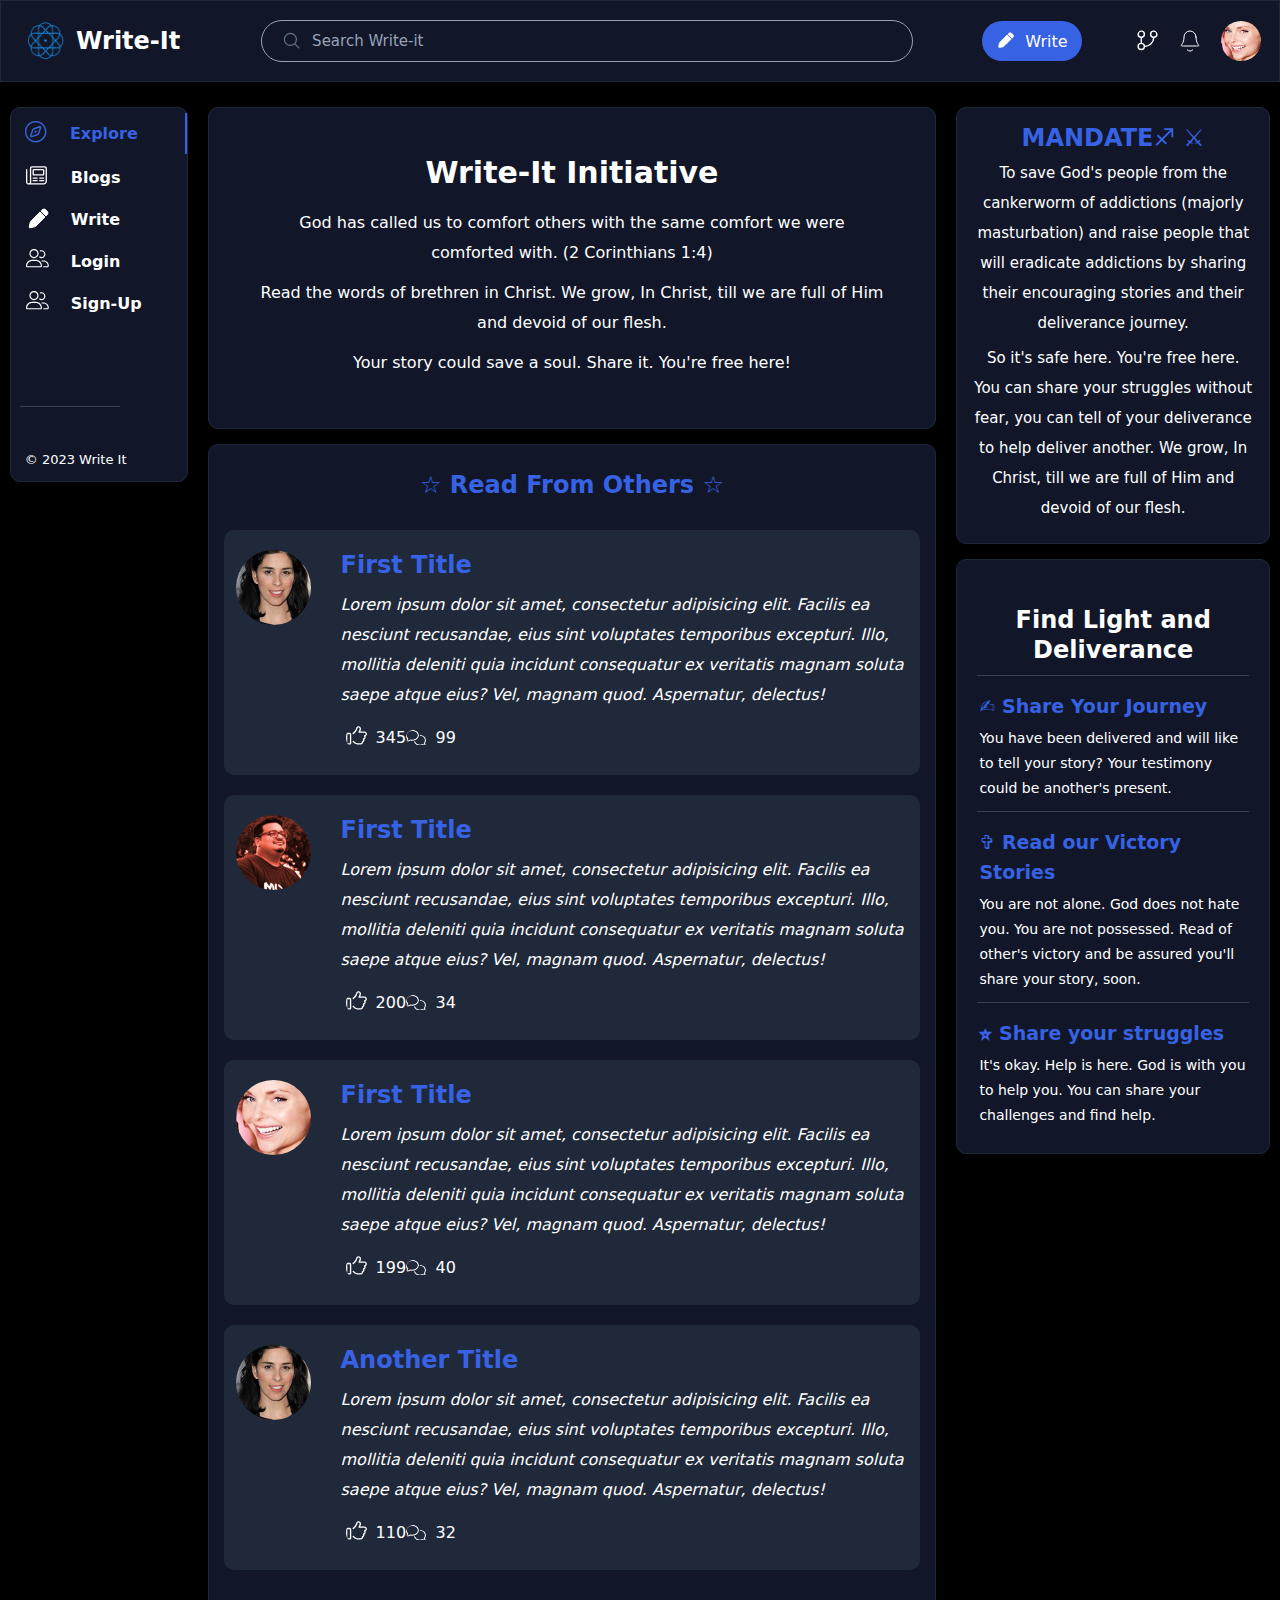
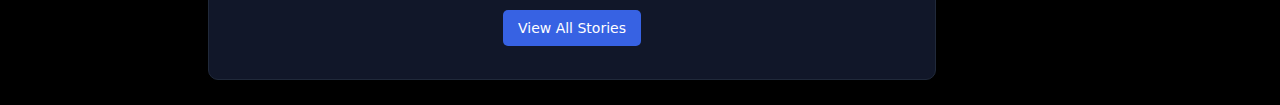
<file: index.html>
<!DOCTYPE html>
<html lang="en">
<head>
    <meta name="viewport" content="width=device-width, initial-scale=1.0">
    <meta http-equiv="X-UA-Compatible" content="IE-edge">
    <meta charset="UTF-8">
    <meta name="desciption" content="">
    <meta name="author" content="Ilerioluwakiiye">
    <title>Write-It Initative</title>
    <link rel="stylesheet" href="style.css" type="text/css">
    <link rel="icon" type="image/x-icon" href="img/write.svg">
    <link rel="stylesheet" href="https://fonts.googleapis.com/css?family=Oxanium">
    <link rel="stylesheet" href="https://unpkg.com/aos@next/dist/aos.css" />
</head>
<body>
    <div class="allcontent">
            <div class="mode">

                <!-- This is the header section that contains all of the navigations  -->
                <!-- <nav class="nav">
                    This navigation, we'll work on it
                </nav> -->
                <header>
                    <div class="ctrlwidth">
                        <div class="logo">
                            <div class="hidden_desktop">
                                <img src="img/hamburger.svg" alt="" style="cursor: pointer;" id="open-nav">
                            </div>
                            <img src="img/fav.png" alt="">
                            <h2>Write-It</h2>
                        </div>
                        <div class="search hidden_mobile">
                            <img src="img/search.svg" alt="Search">
                            <input type="text" placeholder="Search Write-it">
                        </div>
                        <div class="icons">
                            <button class="hidden_mobile">
                                <img src="img/write.svg" alt="">
                                Write
                            </button>
                            <img src="img/updates.svg" alt="">
                            <img src="img/notification.svg" alt=""  class="hidden_mobile">
                            <!-- <img src="img/lightmode.svg" alt=""  class="hidden_mobile"> -->
                            <img src="img/profile3.png" alt="" class="profile_img">
                        </div> 
                    </div>
                    <nav class="hidden_desktop">
                        <a href="./branches/blog.html">
                            <li><img src="img/blog.svg" alt=""></li>
                        </a>
                        <a href="./branches/signup.html">
                            <li><img src="img/search.svg" alt="Search"></li>
                        </a>
                        <a href="./branches/write.html">
                            <li class="write"><img src="img/write.svg" alt=""></li>
                        </a>
                        <a href="">
                            <li onclick="alert('No available updates')"><img src="img/updates.svg" alt=""></li>
                        </a>
                        <a href="./branches/signup.html">
                            <li><img src="img/notification.svg" alt=""></li>
                        </a>
                    </nav>
                </header>
            </div>

        <div class="ctrlwidth">
            <main class="flex">
                <aside class="explore mode">
                    <!-- The list below is for the navigation for desktop. More or less the sidebar  -->
                    <ul>
                        <a href="">
                            <li class="active">
                                <img src="img/explore_a.svg" alt="">
                                <p>Explore</p>
                            </li>
                        </a>
                        <a href="./branches/blog.html">
                            <li>
                                <img src="img/blog.svg" alt="">
                                <p>Blogs</p>
                            </li>
                        </a>
                        <a href="./branches/write.html">
                            <li>
                                <img src="img/write.svg" alt="">
                                <p>Write</p>
                            </li>
                        </a>
                        <!-- <br><br> -->
                        <a href="./branches/login.html">
                            <li>
                                <img src="img/login.svg" alt="">
                                <p>Login</p>
                            </li>
                        </a>
                        <a href="./branches/signup.html">
                            <li>
                                <img src="img/login.svg" alt="">
                                <p>Sign-Up</p>
                            </li>
                        </a>
                    </ul>
                    <footer>
                        <div class="hr"></div>
                        <p>&copy; 2023 Write It</p>
                    </footer>
                </aside> 
                <section>
                    <div class="heading mode">
                        <h1>Write-It Initiative</h1>
                        <p>
                            God has called us to comfort others with the same comfort we were comforted with. (2 Corinthians 1:4)                        
                        </p>
                        <p>Read the words of brethren in Christ. We grow, In Christ, till we are full of Him and devoid of our flesh.</p>
                        <p>Your story could save a soul. Share it. You're free here!</p>
                    </div>
                    <div class="allposts mode">
                        <div>
                            <h2>☆ Read From Others ☆</h2>
                            <!-- I'll add the top five blogs here and a button to view all blogs available. -->
                            <div class="posts">
                                <div class="post">
                                    <img src="img/profile1.png" alt="Photo">
                                    <div>
                                        <h2>First Title</h2>
                                        <p>
                                            Lorem ipsum dolor sit amet, consectetur adipisicing elit. Facilis ea nesciunt recusandae, eius sint voluptates temporibus excepturi. Illo, mollitia deleniti quia incidunt consequatur ex veritatis magnam soluta saepe atque eius? Vel, magnam quod. Aspernatur, delectus!
                                        </p>
                                        <div class="engagements">
                                            <div class="likes">
                                                <img src="img/like.svg" alt=""> <span>345</span>
                                            </div>
                                            <div class="comments">
                                                <img src="img/comment.svg" alt=""> <span>99</span>
                                            </div>
                                        </div>
                                    </div>
                                </div>
                                <div class="post">
                                    <img src="img/profile2.png" alt="Photo">
                                    <div>
                                        <h2>First Title</h2>
                                        <p>
                                            Lorem ipsum dolor sit amet, consectetur adipisicing elit. Facilis ea nesciunt recusandae, eius sint voluptates temporibus excepturi. Illo, mollitia deleniti quia incidunt consequatur ex veritatis magnam soluta saepe atque eius? Vel, magnam quod. Aspernatur, delectus!
                                        </p>
                                        <div class="engagements">
                                            <div class="likes">
                                                <img src="img/like.svg" alt=""> <span>200</span>
                                            </div>
                                            <div class="comments">
                                                <img src="img/comment.svg" alt=""> <span>34</span>
                                            </div>
                                        </div>
                                    </div>
                                </div>
                                <div class="post">
                                    <img src="img/profile3.png" alt="Photo">
                                    <div>
                                        <h2>First Title</h2>
                                        <p>
                                            Lorem ipsum dolor sit amet, consectetur adipisicing elit. Facilis ea nesciunt recusandae, eius sint voluptates temporibus excepturi. Illo, mollitia deleniti quia incidunt consequatur ex veritatis magnam soluta saepe atque eius? Vel, magnam quod. Aspernatur, delectus!
                                        </p>
                                        <div class="engagements">
                                            <div class="likes">
                                                <img src="img/like.svg" alt=""> <span>199</span>
                                            </div>
                                            <div class="comments">
                                                <img src="img/comment.svg" alt=""> <span>40</span>
                                            </div>
                                        </div>
                                    </div>
                                </div>
                                <div class="post">
                                    <img src="img/profile1.png" alt="Photo">
                                    <div>
                                        <h2>Another Title</h2>
                                        <p>
                                            Lorem ipsum dolor sit amet, consectetur adipisicing elit. Facilis ea nesciunt recusandae, eius sint voluptates temporibus excepturi. Illo, mollitia deleniti quia incidunt consequatur ex veritatis magnam soluta saepe atque eius? Vel, magnam quod. Aspernatur, delectus!
                                        </p>
                                        <div class="engagements">
                                            <div class="likes">
                                                <img src="img/like.svg" alt=""> <span>110</span>
                                            </div>
                                            <div class="comments">
                                                <img src="img/comment.svg" alt=""> <span>32</span>
                                            </div>
                                        </div>
                                    </div>
                                </div>
                                <a href="./branches/blog.html"><button>View All Stories</button></a>
                            </div>
                        </div>
                    </div>
                </section>
                <div>

                    <section class="right mode">
                        <h2>MANDATE♐︎ ⚔︎</h2>

                        <p>
                            To save God's people from the cankerworm of addictions (majorly masturbation) and raise people that will eradicate addictions by sharing their encouraging stories and their deliverance journey.
                        </p>
                        <p>
                            So it's safe here. You're free here. You can share your struggles without fear, you can tell of your deliverance to help deliver another. We grow, In Christ, till we are full of Him and devoid of our flesh.
                        </p>
                    </section>
                    <section class="mode right keys">
                        <h2>Find Light and Deliverance</h2>
                        <ul class="keys">
                            <li>
                                <h2>✍︎ Share Your Journey </h2>
                                <p>
                                    You have been delivered and will like to tell your story? Your testimony could be another's present.
                                </p>
                            </li>
                            <li>
                                <h2>✞ Read our Victory Stories</h2>
                                <p>
                                    You are not alone. God does not hate you. You are not possessed. Read of other's victory and be assured you'll share your story, soon.
                                </p>
                            </li>
                            <li>
                                <h2>⭐︎ Share your struggles </h2>
                                <p>
                                    It's okay. Help is here. God is with you to help you. You can share your challenges and find help.
                                </p>
                            </li>
                        </ul>
                    </section>
                </div>
            </main>
        </div>
    </div>
</body>
</html>
</file>
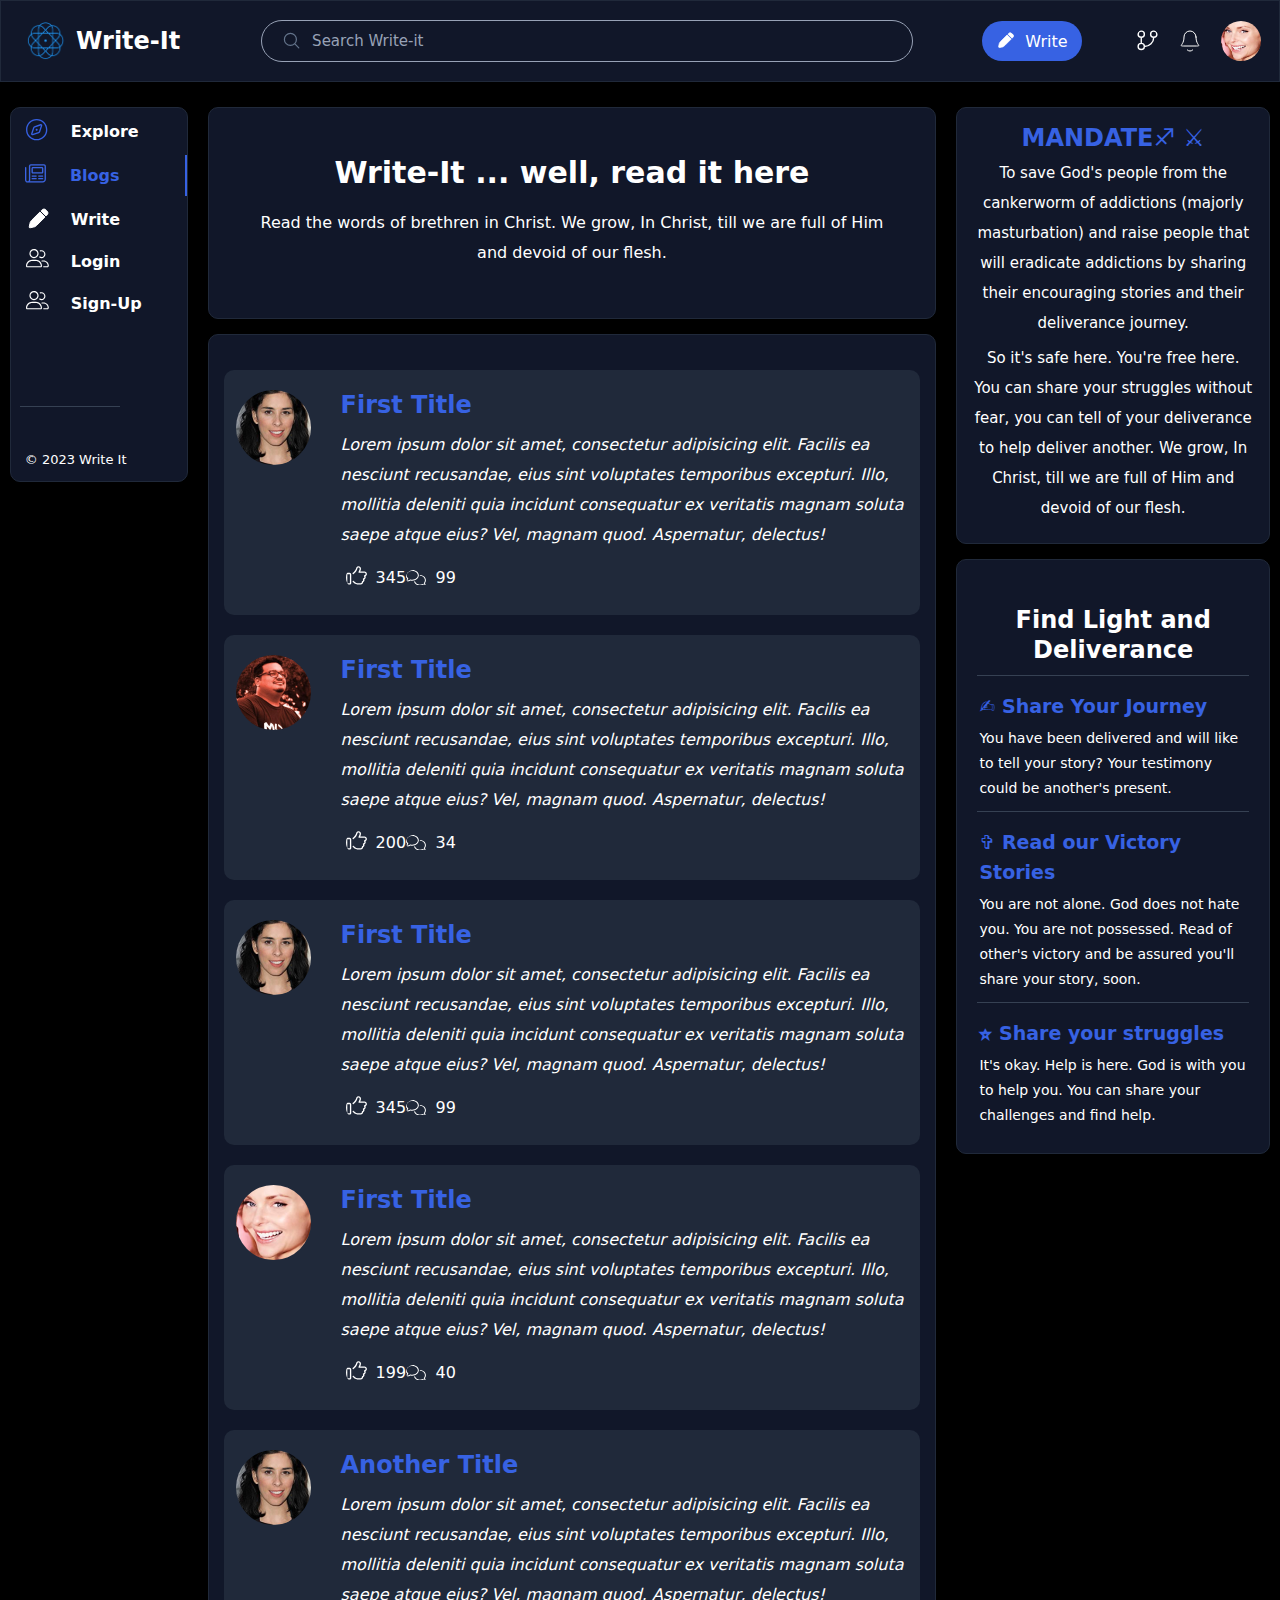
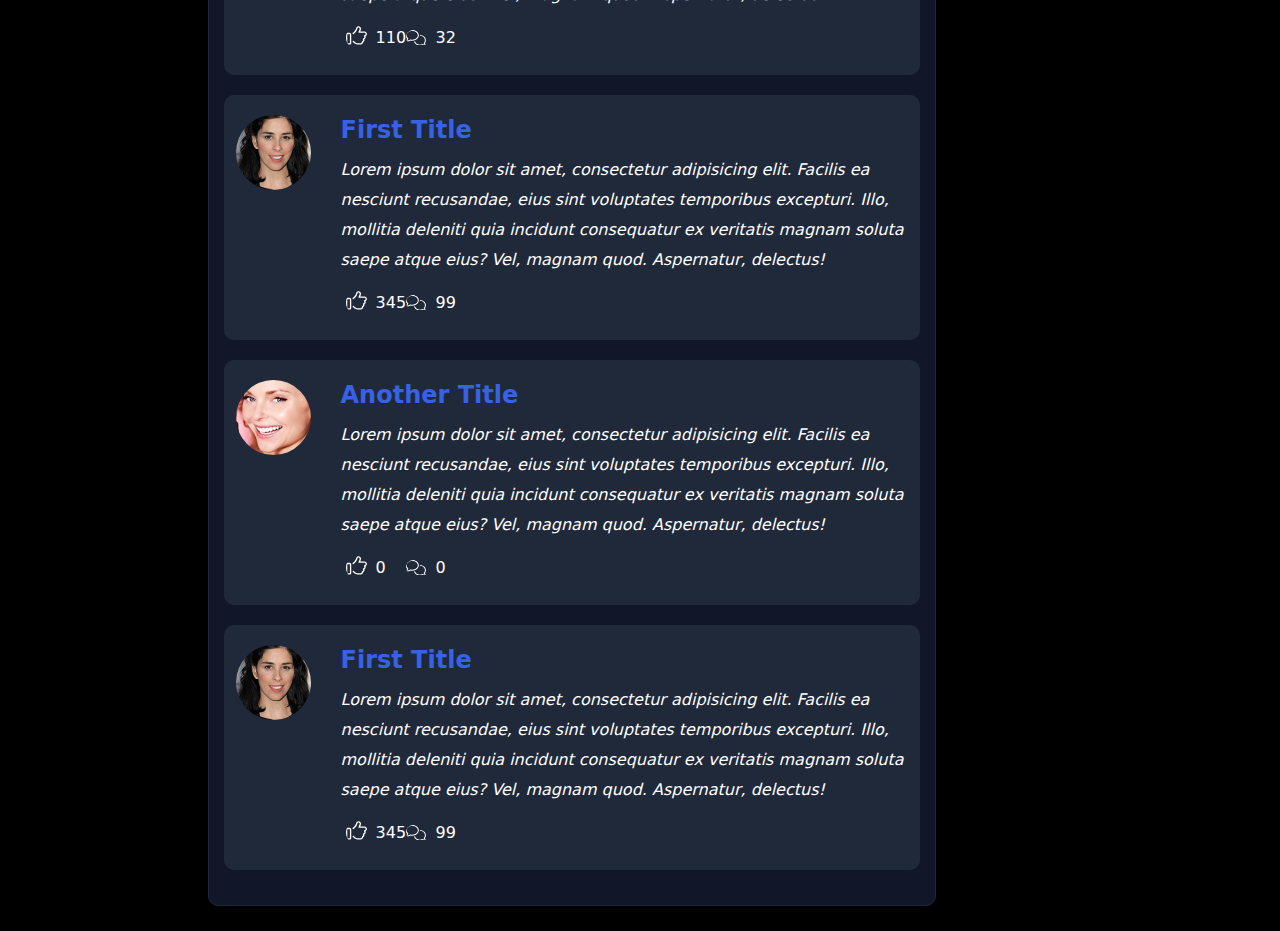
<file: branches/blog.html>
<!DOCTYPE html>
<html lang="en">
<head>
    <meta name="viewport" content="width=device-width, initial-scale=1.0">
    <meta http-equiv="X-UA-Compatible" content="IE-edge">
    <meta charset="UTF-8">
    <meta name="desciption" content="">
    <meta name="author" content="Ilerioluwakiiye">
    <title>Write-It  Blog</title>
    <link rel="stylesheet" href="../style.css" type="text/css">
    <link rel="icon" type="image/x-icon" href="../img/favicon.svg">
    <link rel="stylesheet" href="https://fonts.googleapis.com/css?family=Oxanium">
    <link rel="stylesheet" href="https://unpkg.com/aos@next/dist/aos.css" />
</head>
<body>
    <div class="allcontent">
            <div class="mode">

                <!-- This is the header section that contains all of the navigations  -->
                <header>
                    <div class="ctrlwidth">
                        <div class="logo">
                            <div class="hidden_desktop">
                                <img src="../img/hamburger.svg" alt="">
                            </div>
                            <img src="../img/fav.png" alt="">
                            <h2>Write-It</h2>
                        </div>
                        <div class="search hidden_mobile">
                            <img src="../img/search.svg" alt="Search">
                            <input type="text" placeholder="Search Write-it">
                        </div>
                        <div class="icons">
                            <button class="hidden_mobile">
                                <img src="../img/write.svg" alt="">
                                Write
                            </button>
                            <img src="../img/updates.svg" alt="">
                            <img src="../img/notification.svg" alt=""  class="hidden_mobile">
                            <!-- <img src="../img/lightmode.svg" alt=""  class="hidden_mobile"> -->
                            <img src="../img/profile3.png" alt="" class="profile_img">
                        </div> 
                    </div>
                    <nav class="hidden_desktop">
                        <a href="./branches/blog.html">
                            <li><img src="../img/blog_a.svg" alt=""></li>
                        </a>
                        <a href="./signup.html">
                            <li><img src="../img/search.svg" alt="Search"></li>
                        </a>
                        <a href="./write.html">
                            <li class="write"><img src="../img/write.svg" alt=""></li>
                        </a>
                        <a href="">
                            <li onclick="alert('No available updates')"><img src="../img/updates.svg" alt=""></li>
                        </a>
                        <a href="./login.html">
                            <li><img src="../img/notification.svg" alt=""></li>
                        </a>
                    </nav>
                </header>
            </div>

        <div class="ctrlwidth">
            <main class="flex">
                <aside class="explore mode">
                    <!-- The list below is for the navigation for desktop. More or less the sidebar  -->
                    <ul>
                        <a href="../index.html">
                            <li>
                                <img src="../img/explore.svg" alt="">
                                <p>Explore</p>
                            </li>
                        </a>
                        <a href="">
                            <li class="active">
                                <img src="../img/blog_a.svg" alt="">
                                <p>Blogs</p>
                            </li>
                        </a>
                        <a href="./write.html">
                            <li>
                                <img src="../img/write.svg" alt="">
                                <p>Write</p>
                            </li>
                        </a>
                        <!-- <br><br> -->
                        <a href="./login.html">
                            <li>
                                <img src="../img/login.svg" alt="">
                                <p>Login</p>
                            </li>
                        </a>
                        <a href="./signup.html">
                            <li>
                                <img src="../img/login.svg" alt="">
                                <p>Sign-Up</p>
                            </li>
                        </a>
                    </ul>
                    <footer>
                        <div class="hr"></div>
                        <p>&copy; 2023 Write It</p>
                    </footer>
                </aside> 
                <section>
                    <div class="heading mode">
                        <h1>Write-It ... well, read it here</h1>
                        <p>Read the words of brethren in Christ. We grow, In Christ, till we are full of Him and devoid of our flesh.</p>
                        <!-- <p>Your story could save a soul. Share it. You're free here!</p> -->
                    </div>
                    <div class="allposts mode">
                        <div>
                            <!-- I'll add the top five blogs here and a button to view all blogs available. -->
                            <div class="posts">
                                <div class="post">
                                    <img src="../img/profile1.png" alt="Photo">
                                    <div>
                                        <h2>First Title</h2>
                                        <p>
                                            Lorem ipsum dolor sit amet, consectetur adipisicing elit. Facilis ea nesciunt recusandae, eius sint voluptates temporibus excepturi. Illo, mollitia deleniti quia incidunt consequatur ex veritatis magnam soluta saepe atque eius? Vel, magnam quod. Aspernatur, delectus!
                                        </p>
                                        <div class="engagements">
                                            <div class="likes">
                                                <img src="../img/like.svg" alt=""> <span>345</span>
                                            </div>
                                            <div class="comments">
                                                <img src="../img/comment.svg" alt=""> <span>99</span>
                                            </div>
                                        </div>
                                    </div>
                                </div>
                                <div class="post">
                                    <img src="../img/profile2.png" alt="Photo">
                                    <div>
                                        <h2>First Title</h2>
                                        <p>
                                            Lorem ipsum dolor sit amet, consectetur adipisicing elit. Facilis ea nesciunt recusandae, eius sint voluptates temporibus excepturi. Illo, mollitia deleniti quia incidunt consequatur ex veritatis magnam soluta saepe atque eius? Vel, magnam quod. Aspernatur, delectus!
                                        </p>
                                        <div class="engagements">
                                            <div class="likes">
                                                <img src="../img/like.svg" alt=""> <span>200</span>
                                            </div>
                                            <div class="comments">
                                                <img src="../img/comment.svg" alt=""> <span>34</span>
                                            </div>
                                        </div>
                                    </div>
                                </div>

                                <div class="post">
                                    <img src="../img/profile1.png" alt="Photo">
                                    <div>
                                        <h2>First Title</h2>
                                        <p>
                                            Lorem ipsum dolor sit amet, consectetur adipisicing elit. Facilis ea nesciunt recusandae, eius sint voluptates temporibus excepturi. Illo, mollitia deleniti quia incidunt consequatur ex veritatis magnam soluta saepe atque eius? Vel, magnam quod. Aspernatur, delectus!
                                        </p>
                                        <div class="engagements">
                                            <div class="likes">
                                                <img src="../img/like.svg" alt=""> <span>345</span>
                                            </div>
                                            <div class="comments">
                                                <img src="../img/comment.svg" alt=""> <span>99</span>
                                            </div>
                                        </div>
                                    </div>
                                </div>
                                <div class="post">
                                    <img src="../img/profile3.png" alt="Photo">
                                    <div>
                                        <h2>First Title</h2>
                                        <p>
                                            Lorem ipsum dolor sit amet, consectetur adipisicing elit. Facilis ea nesciunt recusandae, eius sint voluptates temporibus excepturi. Illo, mollitia deleniti quia incidunt consequatur ex veritatis magnam soluta saepe atque eius? Vel, magnam quod. Aspernatur, delectus!
                                        </p>
                                        <div class="engagements">
                                            <div class="likes">
                                                <img src="../img/like.svg" alt=""> <span>199</span>
                                            </div>
                                            <div class="comments">
                                                <img src="../img/comment.svg" alt=""> <span>40</span>
                                            </div>
                                        </div>
                                    </div>
                                </div>
                                <div class="post">
                                    <img src="../img/profile1.png" alt="Photo">
                                    <div>
                                        <h2>Another Title</h2>
                                        <p>
                                            Lorem ipsum dolor sit amet, consectetur adipisicing elit. Facilis ea nesciunt recusandae, eius sint voluptates temporibus excepturi. Illo, mollitia deleniti quia incidunt consequatur ex veritatis magnam soluta saepe atque eius? Vel, magnam quod. Aspernatur, delectus!
                                        </p>
                                        <div class="engagements">
                                            <div class="likes">
                                                <img src="../img/like.svg" alt=""> <span>110</span>
                                            </div>
                                            <div class="comments">
                                                <img src="../img/comment.svg" alt=""> <span>32</span>
                                            </div>
                                        </div>
                                    </div>
                                </div>
                                <div class="post">
                                    <img src="../img/profile1.png" alt="Photo">
                                    <div>
                                        <h2>First Title</h2>
                                        <p>
                                            Lorem ipsum dolor sit amet, consectetur adipisicing elit. Facilis ea nesciunt recusandae, eius sint voluptates temporibus excepturi. Illo, mollitia deleniti quia incidunt consequatur ex veritatis magnam soluta saepe atque eius? Vel, magnam quod. Aspernatur, delectus!
                                        </p>
                                        <div class="engagements">
                                            <div class="likes">
                                                <img src="../img/like.svg" alt=""> <span>345</span>
                                            </div>
                                            <div class="comments">
                                                <img src="../img/comment.svg" alt=""> <span>99</span>
                                            </div>
                                        </div>
                                    </div>
                                </div>
                                <div class="post">
                                    <img src="../img/profile3.png" alt="Photo">
                                    <div>
                                        <h2>Another Title</h2>
                                        <p>
                                            Lorem ipsum dolor sit amet, consectetur adipisicing elit. Facilis ea nesciunt recusandae, eius sint voluptates temporibus excepturi. Illo, mollitia deleniti quia incidunt consequatur ex veritatis magnam soluta saepe atque eius? Vel, magnam quod. Aspernatur, delectus!
                                        </p>
                                        <div class="engagements">
                                            <div class="likes">
                                                <img src="../img/like.svg" alt=""> <span>0</span>
                                            </div>
                                            <div class="comments">
                                                <img src="../img/comment.svg" alt=""> <span>0</span>
                                            </div>
                                        </div>
                                    </div>
                                </div>

                                <div class="post">
                                    <img src="../img/profile1.png" alt="Photo">
                                    <div>
                                        <h2>First Title</h2>
                                        <p>
                                            Lorem ipsum dolor sit amet, consectetur adipisicing elit. Facilis ea nesciunt recusandae, eius sint voluptates temporibus excepturi. Illo, mollitia deleniti quia incidunt consequatur ex veritatis magnam soluta saepe atque eius? Vel, magnam quod. Aspernatur, delectus!
                                        </p>
                                        <div class="engagements">
                                            <div class="likes">
                                                <img src="../img/like.svg" alt=""> <span>345</span>
                                            </div>
                                            <div class="comments">
                                                <img src="../img/comment.svg" alt=""> <span>99</span>
                                            </div>
                                        </div>
                                    </div>
                                </div>
                            </div>
                        </div>
                    </div>
                </section>
                <div>

                    <section class="right mode">
                        <h2>MANDATE♐︎ ⚔︎</h2>

                        <p>
                            To save God's people from the cankerworm of addictions (majorly masturbation) and raise people that will eradicate addictions by sharing their encouraging stories and their deliverance journey.
                        </p>
                        <p>
                            So it's safe here. You're free here. You can share your struggles without fear, you can tell of your deliverance to help deliver another. We grow, In Christ, till we are full of Him and devoid of our flesh.
                        </p>
                    </section>
                    <section class="mode right keys">
                        <h2>Find Light and Deliverance</h2>
                        <ul class="keys">
                            <li>
                                <h2>✍︎ Share Your Journey </h2>
                                <p>
                                    You have been delivered and will like to tell your story? Your testimony could be another's present.
                                </p>
                            </li>
                            <li>
                                <h2>✞ Read our Victory Stories</h2>
                                <p>
                                    You are not alone. God does not hate you. You are not possessed. Read of other's victory and be assured you'll share your story, soon.
                                </p>
                            </li>
                            <li>
                                <h2>⭐︎ Share your struggles </h2>
                                <p>
                                    It's okay. Help is here. God is with you to help you. You can share your challenges and find help.
                                </p>
                            </li>
                        </ul>
                    </section>
                    <br><br><br>
                </div>
            </main>
        </div>
    </div>
</body>
</html>
</file>
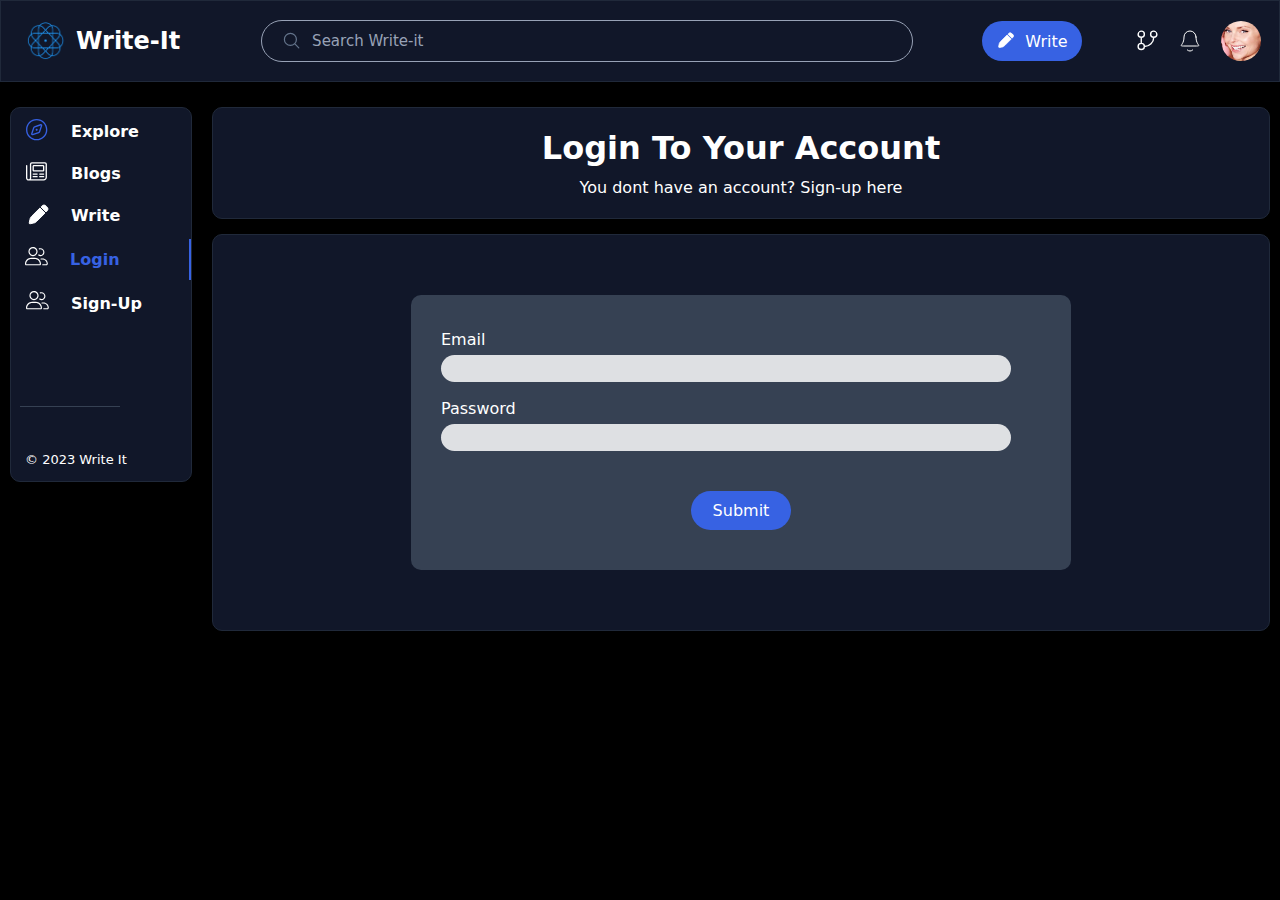
<file: branches/login.html>
<!DOCTYPE html>
<html lang="en">
<head>
    <meta name="viewport" content="width=device-width, initial-scale=1.0">
    <meta http-equiv="X-UA-Compatible" content="IE-edge">
    <meta charset="UTF-8">
    <meta name="desciption" content="">
    <meta name="author" content="Ilerioluwakiiye">
    <title>Write-It  Blog</title>
    <link rel="stylesheet" href="../style.css" type="text/css">
    <link rel="icon" type="image/x-icon" href="../img/favicon.svg">
    <link rel="stylesheet" href="https://fonts.googleapis.com/css?family=Oxanium">
    <link rel="stylesheet" href="https://unpkg.com/aos@next/dist/aos.css" />
</head>
<body>
    <div class="allcontent">
            <div class="mode">

                <!-- This is the header section that contains all of the navigations  -->
                <header>
                    <div class="ctrlwidth">
                        <div class="logo">
                            <div class="hidden_desktop">
                                <img src="../img/hamburger.svg" alt="">
                            </div>
                            <img src="../img/fav.png" alt="">
                            <h2>Write-It</h2>
                        </div>
                        <div class="search hidden_mobile">
                            <img src="../img/search.svg" alt="Search">
                            <input type="text" placeholder="Search Write-it">
                        </div>
                        <div class="icons">
                            <button class="hidden_mobile">
                                <img src="../img/write.svg" alt="">
                                Write
                            </button>
                            <img src="../img/updates.svg" alt="">
                            <img src="../img/notification.svg" alt=""  class="hidden_mobile">
                            <!-- <img src="../img/lightmode.svg" alt=""  class="hidden_mobile"> -->
                            <img src="../img/profile3.png" alt="" class="profile_img">
                        </div> 
                    </div>
                    <nav class="hidden_desktop">
                        <a href="blog.html">
                            <li><img src="../img/blog.svg" alt=""></li>
                        </a>
                        <a href="./signup.html">
                            <li><img src="../img/search.svg" alt="Search"></li>
                        </a>
                        <a href="./write.html">
                            <li class="write"><img src="../img/write.svg" alt=""></li>
                        </a>
                        <a href="">
                            <li onclick="alert('No available updates')"><img src="../img/updates.svg" alt=""></li>
                        </a>
                        <a href="./login.html">
                            <li><img src="../img/notification.svg" alt=""></li>
                        </a>
                    </nav>
                </header>
            </div>

        <div class="ctrlwidth">
            <main class="flex">
                <aside class="explore mode">
                    <!-- The list below is for the navigation for desktop. More or less the sidebar  -->
                    <ul>
                        <a href="../index.html">
                            <li>
                                <img src="../img/explore.svg" alt="">
                                <p>Explore</p>
                            </li>
                        </a>
                        <a href="./blog.html">
                            <li>
                                <img src="../img/blog.svg" alt="">
                                <p>Blogs</p>
                            </li>
                        </a>
                        <a href="./write.html">
                            <li>
                                <img src="../img/write.svg" alt="">
                                <p>Write</p>
                            </li>
                        </a>
                        <!-- <br><br> -->
                        <a href="">
                            <li class="active">
                                <img src="../img/login.svg" alt="">
                                <p>Login</p>
                            </li>
                        </a>
                        <a href="./signup.html">
                            <li>
                                <img src="../img/login.svg" alt="">
                                <p>Sign-Up</p>
                            </li>
                        </a>
                    </ul>
                    <footer>
                        <div class="hr"></div>
                        <p>&copy; 2023 Write It</p>
                    </footer>
                </aside> 
                <section class="login">
                    <div class="mode">
                        <h1>Login To Your Account</h1>
                        <p>You dont have an account? <a href="./signup.html">Sign-up here</a></p>
                    </div>

                    <div class="mode">
                        <form action="../index.html">
                            <div>
                                <label for="email">Email</label> 
                                <input type="email" id="email" name="email">
                            </div>
                            <div>
                                <label for="password">Password</label> 
                                <input type="password" id="password" >
                            </div>
                            <button>Submit</button>
                        </form>
                    </div>
                   
                </section>
                <div>
                    <br><br><br>
                </div>
            </main>
        </div>
    </div>
</body>
</html>
</file>
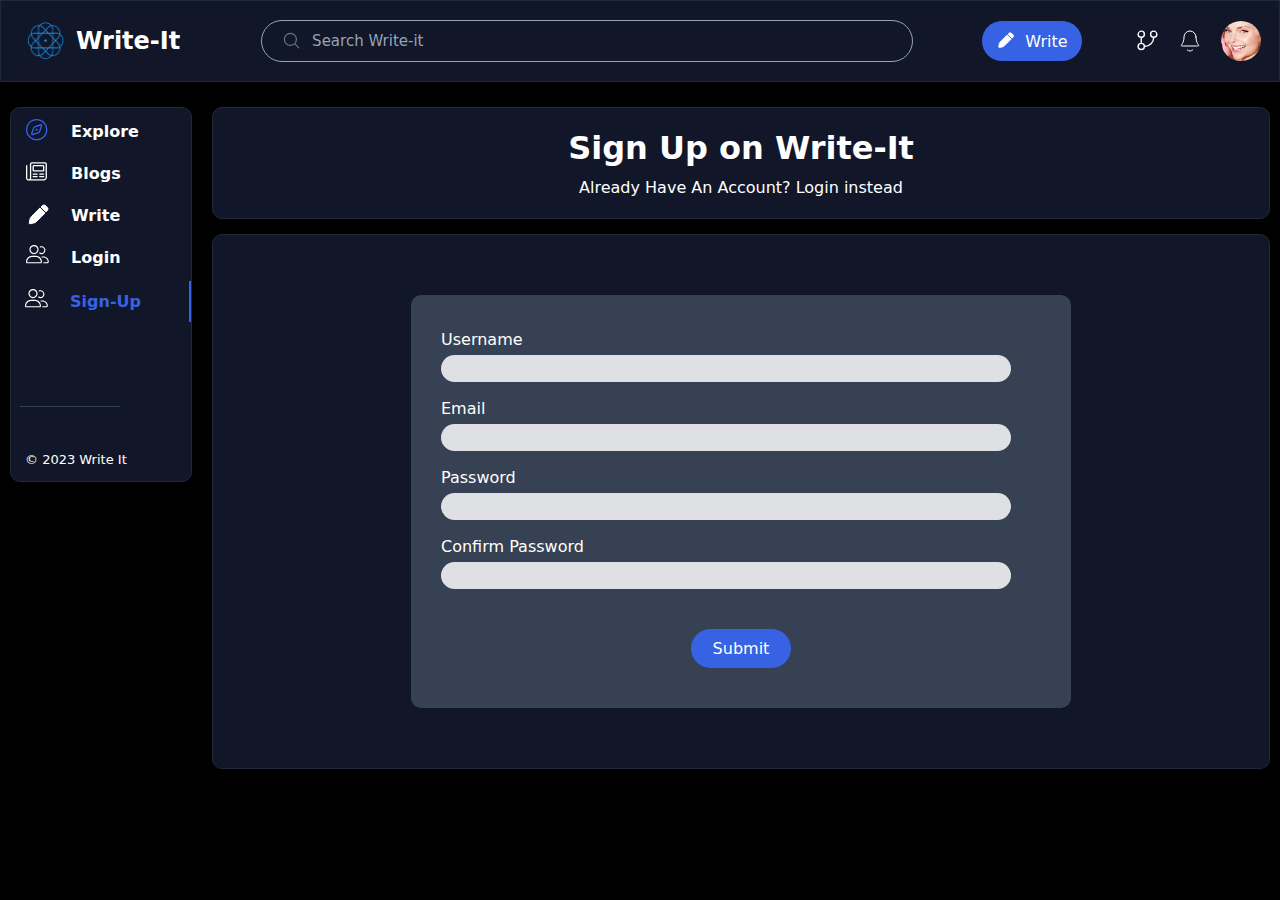
<file: branches/signup.html>
<!DOCTYPE html>
<html lang="en">
<head>
    <meta name="viewport" content="width=device-width, initial-scale=1.0">
    <meta http-equiv="X-UA-Compatible" content="IE-edge">
    <meta charset="UTF-8">
    <meta name="desciption" content="">
    <meta name="author" content="Ilerioluwakiiye">
    <title>Write-It  Blog</title>
    <link rel="stylesheet" href="../style.css" type="text/css">
    <link rel="icon" type="image/x-icon" href="../img/favicon.svg">
    <link rel="stylesheet" href="https://fonts.googleapis.com/css?family=Oxanium">
    <link rel="stylesheet" href="https://unpkg.com/aos@next/dist/aos.css" />
</head>
<body>
    <div class="allcontent">
            <div class="mode">

                <!-- This is the header section that contains all of the navigations  -->
                <header>
                    <div class="ctrlwidth">
                        <div class="logo">
                            <div class="hidden_desktop">
                                <img src="../img/hamburger.svg" alt="">
                            </div>
                            <img src="../img/fav.png" alt="">
                            <h2>Write-It</h2>
                        </div>
                        <div class="search hidden_mobile">
                            <img src="../img/search.svg" alt="Search">
                            <input type="text" placeholder="Search Write-it">
                        </div>
                        <div class="icons">
                            <button class="hidden_mobile">
                                <img src="../img/write.svg" alt="">
                                Write
                            </button>
                            <img src="../img/updates.svg" alt="">
                            <img src="../img/notification.svg" alt=""  class="hidden_mobile">
                            <!-- <img src="../img/lightmode.svg" alt=""  class="hidden_mobile"> -->
                            <img src="../img/profile3.png" alt="" class="profile_img">
                        </div> 
                    </div>
                    <nav class="hidden_desktop">
                        <a href="./blog.html">
                            <li><img src="../img/blog.svg" alt=""></li>
                        </a>
                        <a href="../index.html">
                            <li><img src="../img/search.svg" alt="Search"></li>
                        </a>
                        <a href="./write.html">
                            <li class="write"><img src="../img/write.svg" alt=""></li>
                        </a>
                        <a href="">
                            <li onclick="alert('No available updates')"><img src="../img/updates.svg" alt=""></li>
                        </a>
                        <a href="">
                            <li><img src="../img/notification.svg" alt=""></li>
                        </a>
                    </nav>
                </header>
            </div>

        <div class="ctrlwidth">
            <main class="flex">
                <aside class="explore mode">
                    <!-- The list below is for the navigation for desktop. More or less the sidebar  -->
                    <ul>
                        <a href="../index.html">
                            <li>
                                <img src="../img/explore.svg" alt="">
                                <p>Explore</p>
                            </li>
                        </a>
                        <a href="./blog.html">
                            <li>
                                <img src="../img/blog.svg" alt="">
                                <p>Blogs</p>
                            </li>
                        </a>
                        <a href="./write.html">
                            <li>
                                <img src="../img/write.svg" alt="">
                                <p>Write</p>
                            </li>
                        </a>
                        <!-- <br><br> -->
                        <a href="./login.html">
                            <li>
                                <img src="../img/login.svg" alt="">
                                <p>Login</p>
                            </li>
                        </a>
                        <a href="">
                            <li class="active">
                                <img src="../img/login.svg" alt="">
                                <p>Sign-Up</p>
                            </li>
                        </a>
                    </ul>
                    <footer>
                        <div class="hr"></div>
                        <p>&copy; 2023 Write It</p>
                    </footer>
                </aside> 
                <section class="login">
                    <div class="mode">
                        <h1>Sign Up on Write-It</h1>
                        <p>Already Have An Account? <a href="./login.html">Login instead</a></p>
                    </div>

                    <div class="mode">
                        <form action="../index.html">
                            <div>
                                <label for="name">Username</label> 
                                <input type="text" id="name" name="name">
                            </div>
                            <div>
                                <label for="email">Email</label> 
                                <input type="email" id="email" name="email">
                            </div>
                            <div>
                                <label for="password">Password</label> 
                                <input type="password" id="password" >
                            </div>
                            <div>
                                <label for="confirm_password">Confirm Password</label> 
                                <input type="password" id="confirm_password">
                            </div>

                            <button>Submit</button>
                        </form>
                    </div>
                   
                </section>
                <div>
                    <br><br><br>
                </div>
            </main>
        </div>
    </div>
</body>
</html>
</file>
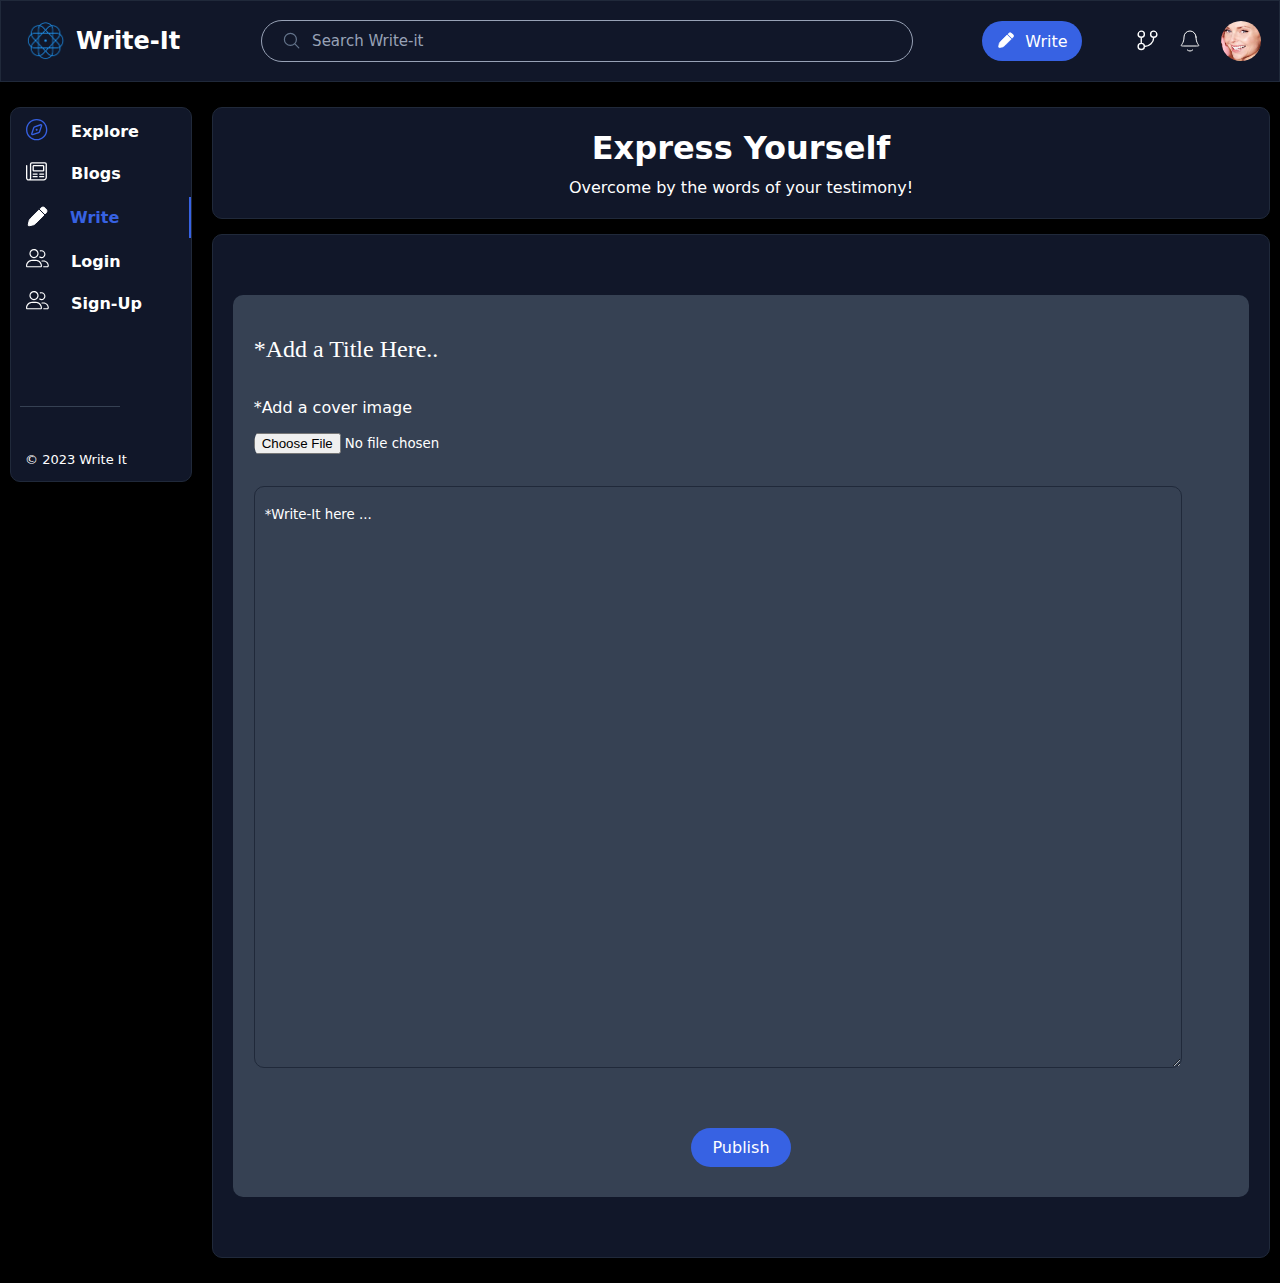
<file: branches/write.html>
<!DOCTYPE html>
<html lang="en">
<head>
    <meta name="viewport" content="width=device-width, initial-scale=1.0">
    <meta http-equiv="X-UA-Compatible" content="IE-edge">
    <meta charset="UTF-8">
    <meta name="desciption" content="">
    <meta name="author" content="Ilerioluwakiiye">
    <title>Write-It  Blog</title>
    <link rel="stylesheet" href="../style.css" type="text/css">
    <link rel="icon" type="image/x-icon" href="../img/favicon.svg">
    <link rel="stylesheet" href="https://fonts.googleapis.com/css?family=Oxanium">
    <link rel="stylesheet" href="https://unpkg.com/aos@next/dist/aos.css" />
</head>
<body>
    <div class="allcontent">
            <div class="mode">

                <!-- This is the header section that contains all of the navigations  -->
                <header>
                    <div class="ctrlwidth">
                        <div class="logo">
                            <div class="hidden_desktop">
                                <img src="../img/hamburger.svg" alt="">
                            </div>
                            <img src="../img/fav.png" alt="">
                            <h2>Write-It</h2>
                        </div>
                        <div class="search hidden_mobile">
                            <img src="../img/search.svg" alt="Search">
                            <input type="text" placeholder="Search Write-it">
                        </div>
                        <div class="icons">
                            <button class="hidden_mobile">
                                <img src="../img/write.svg" alt="">
                                Write
                            </button>
                            <img src="../img/updates.svg" alt="">
                            <img src="../img/notification.svg" alt=""  class="hidden_mobile">
                            <!-- <img src="../img/lightmode.svg" alt=""  class="hidden_mobile"> -->
                            <img src="../img/profile3.png" alt="" class="profile_img">
                        </div> 
                    </div>
                    <nav class="hidden_desktop">
                        <a href="./blog.html">
                            <li><img src="../img/blog.svg" alt=""></li>
                        </a>
                        <a href="../index.html">
                            <li><img src="../img/search.svg" alt="Search"></li>
                        </a>
                        <a href="">
                            <li class="write"><img src="../img/write.svg" alt=""></li>
                        </a>
                        <a href="">
                            <li onclick="alert('No available updates')"><img src="../img/updates.svg" alt=""></li>
                        </a>
                        <a href="./login.html">
                            <li><img src="../img/notification.svg" alt=""></li>
                        </a>
                    </nav>
                </header>
            </div>

        <div class="ctrlwidth">
            <main class="flex">
                <aside class="explore mode">
                    <!-- The list below is for the navigation for desktop. More or less the sidebar  -->
                    <ul>
                        <a href="../index.html">
                            <li>
                                <img src="../img/explore.svg" alt="">
                                <p>Explore</p>
                            </li>
                        </a>
                        <a href="./blog.html">
                            <li>
                                <img src="../img/blog.svg" alt="">
                                <p>Blogs</p>
                            </li>
                        </a>
                        <a href="">
                            <li class="active">
                                <img src="../img/write.svg" alt="">
                                <p>Write</p>
                            </li>
                        </a>
                        <!-- <br><br> -->
                        <a href="./login.html">
                            <li>
                                <img src="../img/login.svg" alt="">
                                <p>Login</p>
                            </li>
                        </a>
                        <a href="./signup.html">
                            <li>
                                <img src="../img/login.svg" alt="">
                                <p>Sign-Up</p>
                            </li>
                        </a>
                    </ul>
                    <footer>
                        <div class="hr"></div>
                        <p>&copy; 2023 Write It</p>
                    </footer>
                </aside> 
                <section class="login">
                    <div class="mode">
                        <h1>Express Yourself</h1>
                        <p>Overcome by the words of your testimony!</p>
                    </div>

                    <div class="mode">
                        <form action="./blog.html" class="write">
                            <input type="text" name="title" class="title" placeholder="*Add a Title Here..">
                            <div>
                                <span>*Add a cover image</span>
                                <input type="file" name="backdrop" id="">
                            </div>
                            <textarea name="blog" placeholder="*Write-It here ..."></textarea>
                            <button>Publish</button>
                        </form>
                    </div>
                   
                </section>
                <div>
                    <br><br><br>
                </div>
            </main>
        </div>
    </div>
</body>
</html>
</file>
<file: style.css>
/* Reamoving all the default spacing  */
*{
    padding: 0%;
    margin: 0%;
    font-family: Inter,ui-sans-serif,system-ui,-apple-system,BlinkMacSystemFont,"Segoe UI",Roboto,"Helvetica Neue",Arial,"Noto Sans",sans-serif,"Apple Color Emoji","Segoe UI Emoji","Segoe UI Symbol","Noto Color Emoji" !important;
}

li{
    list-style-type: none;
}

a{
    text-decoration: none;
    color: inherit;
}

/* Maintaining a black background at the base  */
body, .allcontent{
    background-color: rgb(246, 248, 250);
    background-color: black;
    min-height: 100vh;
}

/* maintaining a maximum width of 1440px no matter the screen size  */
.ctrlwidth{
    max-width: 1440px;
    margin: auto;
}

/* I initially wanted to be able to change modes, but then, this is the dark mode we're maintaining  */
.allcontent .mode{
    background-color: rgb(17,23, 41);
    border: 1px solid rgb(32,41, 58);
    color: rgb(210, 216, 223);
    color: white;
}





/* The styling for the header section  */
header .ctrlwidth{
    display: flex;
    justify-content: space-between;
    align-items: center;
    padding: 15px 5px;
    background-color: inherit;
    color: inherit;
}

header .logo{
    max-width: max-content;
    display: flex;
    align-items: center;
}

header .logo img{
    width: 40px;
    height: 40px;
    margin-right: 10px;
}

header .logo .hidden_desktop img{
    width: 20px;
    /* height: 40px; */
    margin-right: 10px;
}

header .search{
    display: flex;
    justify-content: space-between;
    align-items: center;
    width: 610px;
    max-width: 50vw;
    padding: 1px 20px;
    border-radius: 999px;
    border: 1px solid rgb(152, 162, 182);
}

header .search:hover{
    border: 1px solid rgb(55, 98, 227);
}

header .search input{
    border: none;
    width: 96%;
    padding: 10px;
    color: rgb(152, 162, 182);
    outline: none;
    background-color: inherit;
    font-size: 15px;
}

header img.profile_img{
    border-radius: 555px;
    width: 40px;
    height: 40px;
}

header img.profile_img:hover{
    background-color: inherit;
}

.search ::placeholder{
    color: inherit;
}

.icons{
    display: flex;
    justify-content: space-evenly;
    align-items: center;
    width: 300px;
}

.logo{
    margin: 0px 20px;
    display: flex;
    align-items: center;
}

.icons button{
    display: flex;
    align-items: center;
    justify-content: space-around;
    background-color: #3762e3;
    color: white;
    width: 100px;
    padding: 10px;
    margin-right: 40px;
    outline: none;
    cursor: pointer;
    border: none;
    font-size: 16px;
    border-radius: 999px;
    transition: all 0.2s ease;
}

.icons button:hover{
    background-color: rgb(76,126,237);
}

.icons button:active{
    background-color: rgb(52, 79, 137);
}


.icons img{
    padding: 5px;
    border-radius: 30px;
}

.icons img:hover{
    cursor: pointer;
    background-color: rgba(255, 255, 255, 0.303);
}

.icons button img{
    padding: 0px;
}
.icons button img:hover{
    background-color: inherit;

}
/* End of the styling of the header section  */


.hidden_desktop{
    display: none !important;
}




/* The mobile nav part  */
header nav {
    position: fixed;
    width: calc(100% - 60px);
    background-color: #364153;
    bottom: 0px;
    background-color:  rgb(17,23, 41);
    display: flex;
    padding: 17px 30px;
    justify-content: space-between;
    border-top: 1px solid rgb(32,41, 58);
    align-items: center;
}

header nav .write{
    background-color: #3762e3;
    padding: 6px 6px;
    display: flex;
    align-items: center;
    border-radius: 100px;
}






/* The styling of the main section, where all the content of the page stays  */
main{
    margin: 10px 0px;
}




main.flex{
    display: flex;
    /* justify-content: space-around; */
}

main .mode{
    margin: 15px 10px;
    padding: 15px;
    border-radius: 10px;
}



main section{
    width: 100%;
    line-height: 30px;
    text-align: center;
}

.allcontent main aside{
    min-width: 100px;
    width: 300px;
    max-width: 15vw;
    height: fit-content;
}

.allcontent main .explore{
    min-width: 100px;
    width: 300px;
    max-width: 180px;
    height: fit-content;
}

/* main aside.static{
    position: sticky !important;
    top: 0px;
} */





/* The explore section of the main part  */

main .explore{
    position: sticky;
    padding: 0%;
    /* padding-top: 10px; */
    top: 0px;
}


.explore li{
    display: flex;
    width: 90%;
    align-items: center;
    font-weight: 700;
    /* background-color: red; */
    padding: 5px 5%;
    margin: 5px 0px;
}

.explore li:hover{
    background-color: rgba(54, 65, 83);
    transition: all 0.3s ease;
}

.explore .active{
    padding: 7px 4.5%;
    color: #3762e3;
    border-right: 2px solid #3762e3;
}

.explore li img{
    margin: 1px 20px 1px 6px;
    width: 25px;
    height: 25px;
}

.explore footer{
    padding: 5%;
}

.explore footer div.hr{
    width: 100px;
    background-color: #364153;
    margin: 40px 0px;
    height: 1px;
    margin-top: 70px;
}

.explore footer p{
    font-size: 13px;
    padding: 5px;
}




/* The heading of the main part  */
main .heading{
    padding: 50px ;
}

main .heading h1{
    font-size: 30px;
    padding-bottom: 10px;
}

main .heading p{
    padding-top: 10px;
}






/* The section by the right  */

main section.right{
    width: 22vw;
    max-width: 300px;
    height: fit-content;
}

section.right p{
    margin: 5px 0px;
    font-size: 15px;
}

section.right h2{
    color: #3762e3;
}



/* The list conyaining the keys to why this site was built  */

section.keys h2{
    color: white;
    margin-top: 30px;
}

section.keys li{
    border-top: 1px solid #364153 ;
    text-align: left;
    margin: 10px 5px;
    padding: 15px 2px 0px;
}

section.keys li h2{
    color: #3762e3;
    font-size: 19px;
    margin-top: 0px;
}

section.keys li p{
    line-height: 25px;
    font-size: 14px;
}





/* Posts on the explore page  */
.posts .post{
    background-color: red;
    text-align: left;
    display: flex;
    border-radius: 10px;
    background-color: #20293a;
    align-items: flex-start;
    margin: 20px 0px;
    padding: 20px 12px;
}


.posts .post img{
    width: 100px;
    border-radius: 555px;
    margin-right: 30px;
}



.posts .post p{
    margin: 10px 0px;
    font-style: italic;
    max-height: 130px;
    overflow: hidden;
    /* color: #3762e3; */
}

.allposts h2{
    color: #3762e3;
    padding: 10px;
}
.posts .post h2{
    color: #3762e3;
    padding: 0%;
    /* font-style: italic; */
}

.post .engagements{
    display: flex;
    width: fit-content;
}

.post .engagements div{
    display: flex;
    align-items: center;
    width: 60px;
}

.post .engagements img{
    padding: 5px;
    margin-right: 0px;
    width: 25px;
}

.posts button{
    background-color: #3762e3;
    border: none;
    color: white;
    font-size: 14px;
    cursor: pointer;
    outline: none;
    padding: 10px 15px;
    margin-top: 20px;
    margin-bottom: 2vh;
    border-radius: 5px;
    transition: all 0.2s ease;
}

.posts button:hover{
    background-color: rgb(76,126,237);
}

.posts button:active{
    background-color: rgb(52, 79, 137);
}



nav.nav{
    position: fixed;
    display: flex;
    z-index: 1000;
    top: 0px;
    left: 0px;
    width: 100%;
    max-width: 100vw;
    overflow: hidden;
    background-color: #00000066;
    height: 100vh;
}





/* Styling for the login page  */
.login h1{
    padding: 10px;
}
/* 
.login form{
    height: 400px;
} */

.login form{
    text-align: left;
    background-color: #364153;
    max-width: 600px;
    margin: 5vh auto;
    padding: 30px;
    border-radius: 10px;
}

.login label{
    width: 400px;
    /* background-color: red; */
    min-width: 400px;
}

/* .login form div{
    display: flex;
    justify-content: space-between;
    align-items: center;
} */

.login input{
    display: block;
    outline: none;
    width: 90%;
    border: none;
    border-radius: 66px;
    background-color: rgba(255, 255, 255, 0.838);
    padding: 6px 15px;
    margin-bottom: 12px;
}



.login button{
    display: flex;
    align-items: center;
    justify-content: space-around;
    background-color: #3762e3;
    color: white;
    width: 100px;
    padding: 10px;
    outline: none;
    cursor: pointer;
    border: none;
    margin: 10px auto;
    font-size: 16px;
    border-radius: 999px;
    transition: all 0.2s ease;
    margin-top: 40px;
}



form.write{
    min-width: 95%;
    padding: 2%;
}

form.write ::placeholder{
    color: white;
}

form.write input{
    background-color: inherit;
    padding: 10px 0px;
    color: white;
}

form.write textarea{
    background-color: inherit;
    border: 1px solid rgb(32,41, 58);
    outline: none;
    width: 93%;
    padding: 20px 10px;
    border-radius: 10px;
    margin: 10px 0px;
    min-height: 60vh;
    color: white;
}

form.write input.title{
    font-size: 1.5rem;
    /* border-bottom: 1px solid rgb(32,41, 58); */
    border-radius: 0px;
    width: fit-content;
    font-family: cursive !important;
    min-width: 70%;
    margin-top: 10px;
    margin-bottom: 20px;
}



@media screen and (max-width:1000px){
    *{
        font-size: 15px;
    }

    header img.profile_img{
        border-radius: 555px;
        width: 40px;
        margin-left: 10px;
        height: 40px;
    }
    
    header .ctrlwidth{
        padding: 10px 3px;
    }

    section h2{
        font-size: 23px;
    }

    h1{
        font-size: 28px;
        /* color: #3762e3; */
    }

    .icons img{
        width: 20px;
    }

    .icons{
        max-width: min-content;
    }

    .icons button{
        font-size: 13px;
        /* padding: 8px 14px 8px 10px;c */
        width: 100px;
        margin-right: 10px;
    }

    /* .icons button img{
        margin-right: 10px;
    } */
    
    aside{
        display: none;
    }

    .hidden_mobile{
        display: none !important;
    }

    main .mode{
        padding: 50px 10px;
        margin: 10px 0px;
    }

    header h2{
        font-size: 23px;
    }


    main .mode{
        margin: 15px 0px;
    }

    .posts .post img{
        width: 70px;
        border-radius: 555px;
        margin-right: 20px;
    }

    .posts .post p{
        line-height: 25px;
        font-size: 13px;
    }
    

    header nav{
        display: flex;
    }
    


    main section.right{
        width: 100%;
        /* min-width: 100%; */
        max-width: calc(100% - 23px);
        /* display: none; */
    }

    section.right p{
        margin: 5px 10px;
        font-size: 15px;
    }


    main.flex{
        display: block;
        /* justify-content: space-around; */
    }
    
    .post .engagements div{
        display: flex;
        align-items: center;
        width: 60px;
    }


    .hidden_desktop{
        display: flex !important;
    }
    
    .post .engagements img{
        padding: 5px;
        margin-right: 0px;
        width: 25px;
    }

    .login h1{
        padding: 5px;
        font-size: 20px;
    }

    .login .mode{
        padding: 20px  10px;
    }

    .login input{
        display: block;
        outline: none;
        width: 90%;
        border: none;
        border-radius: 66px;
        background-color: rgba(255, 255, 255, 0.838);
        padding: 6px 15px;
        margin-bottom: 12px;
    }

        
    div div form.write{
        /* width: 60%; */
        /* max-width: 40vw; */
        min-width: 100px;
        
       
    }

}
</file>
